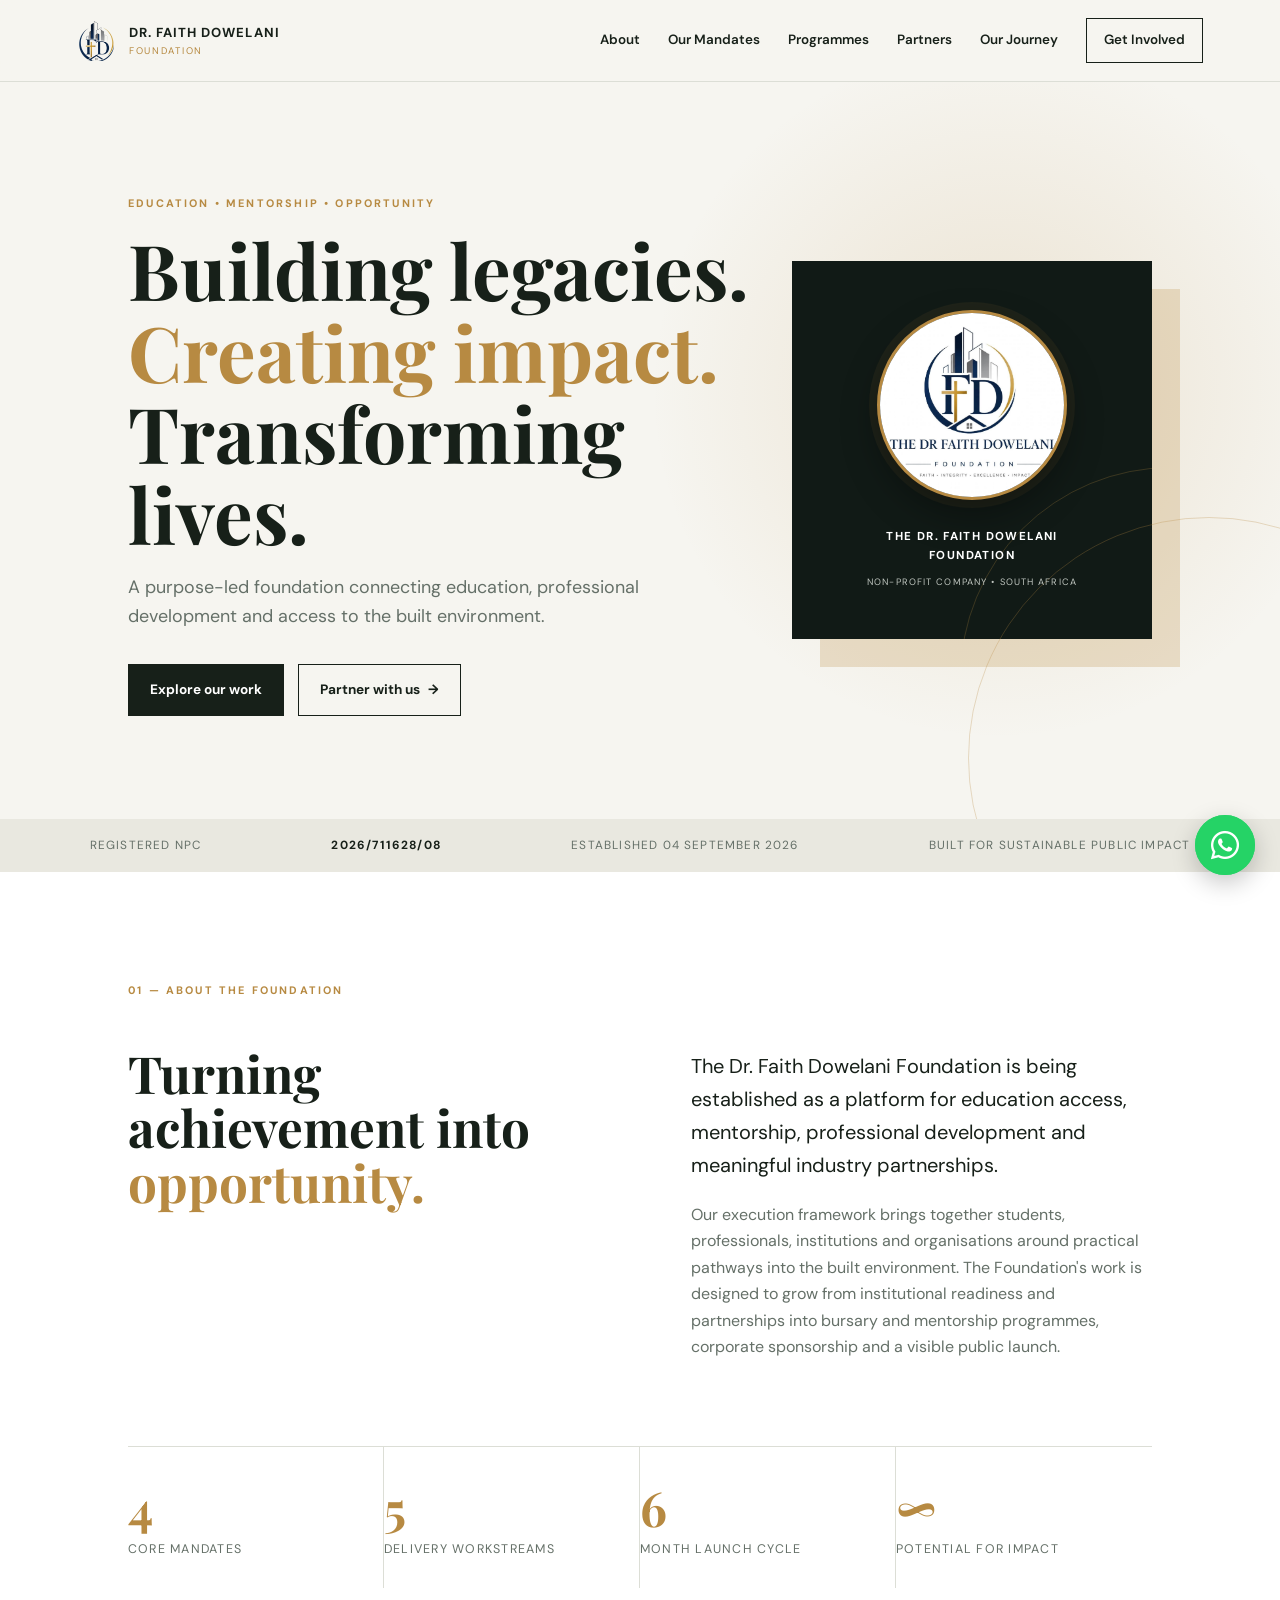
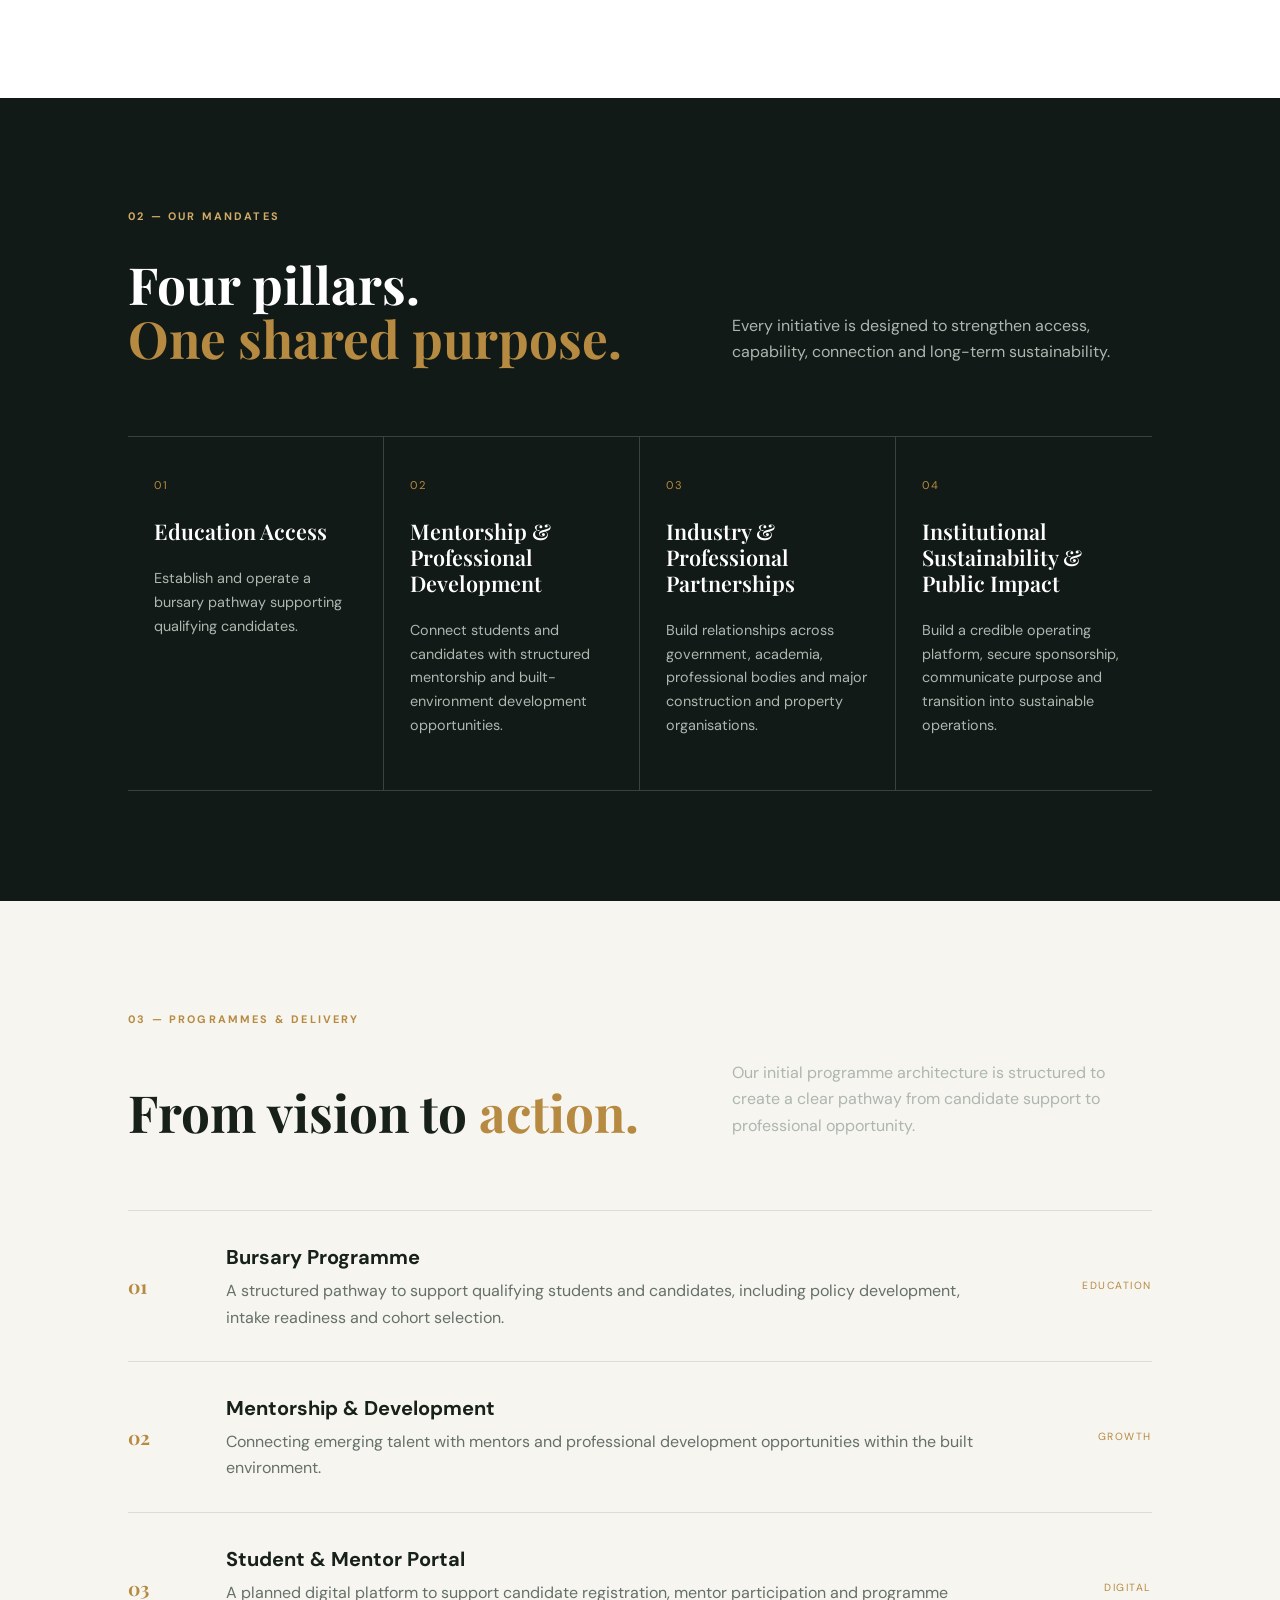
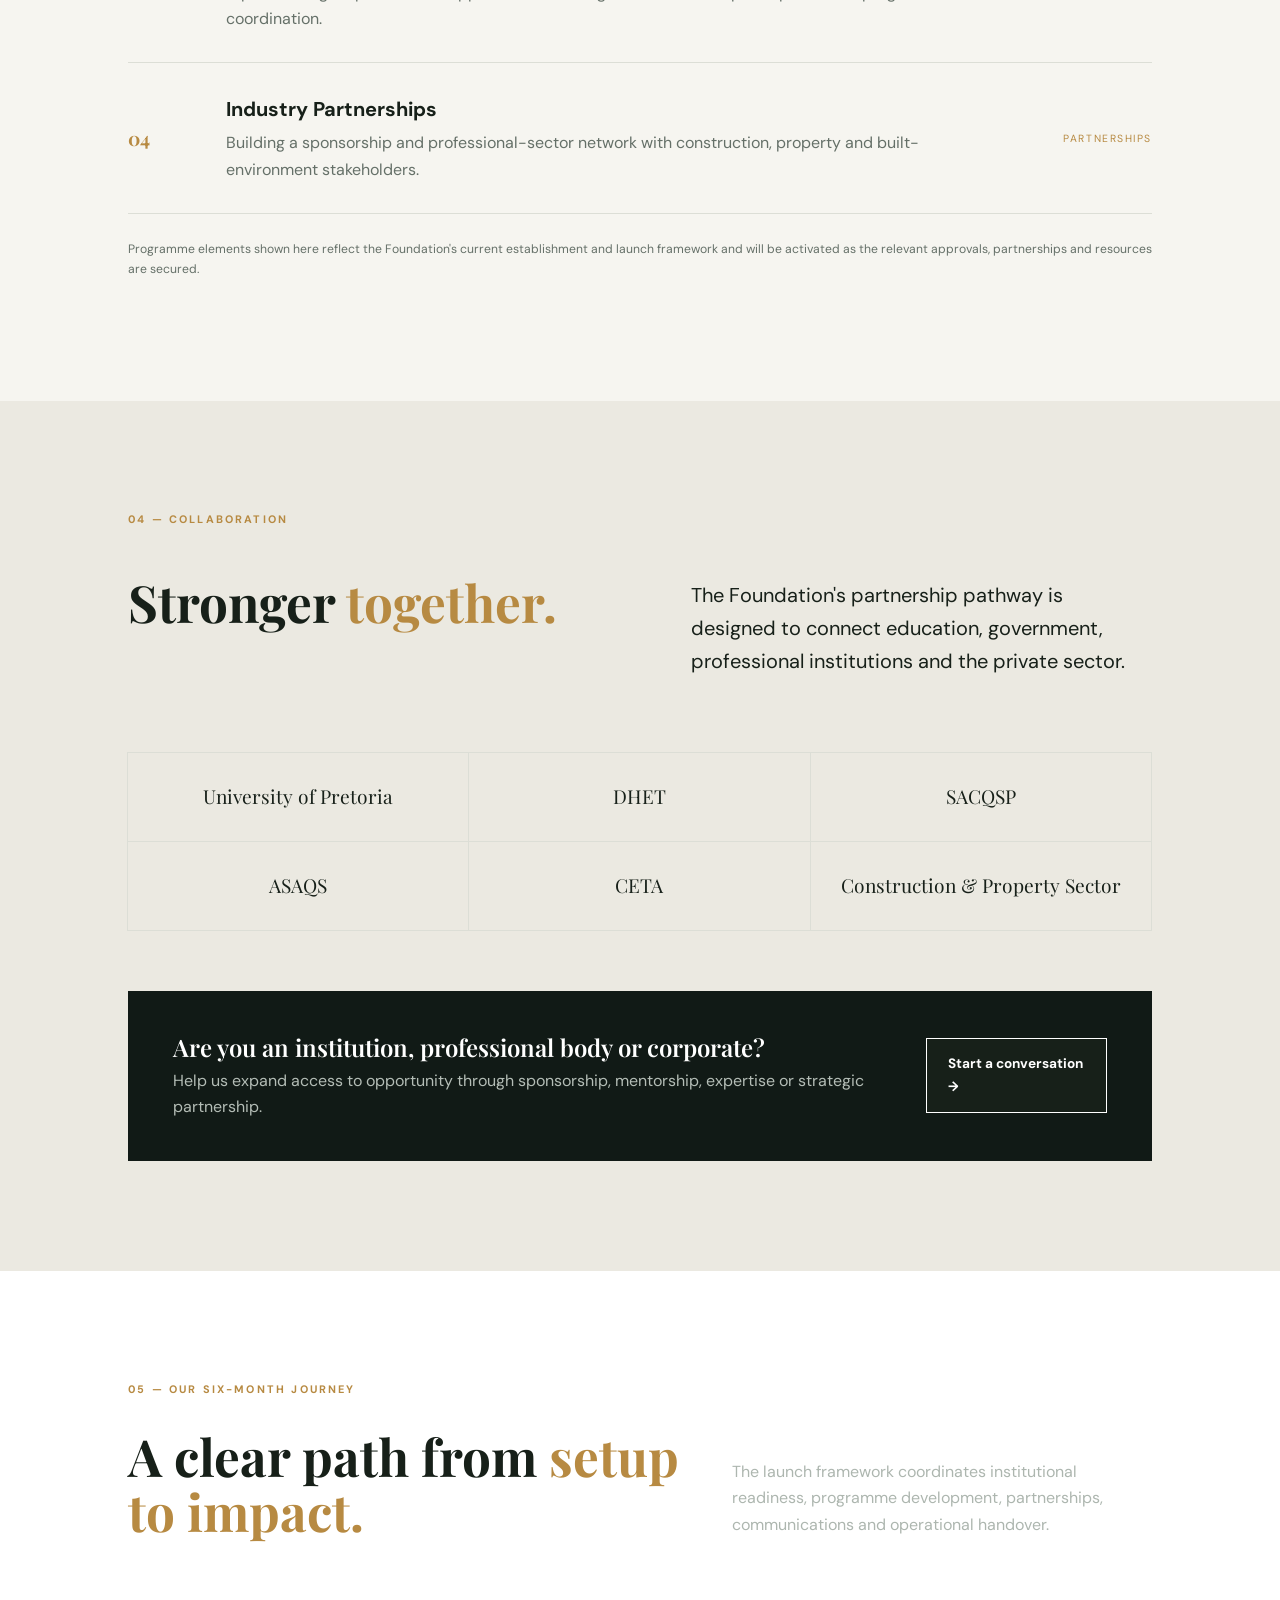
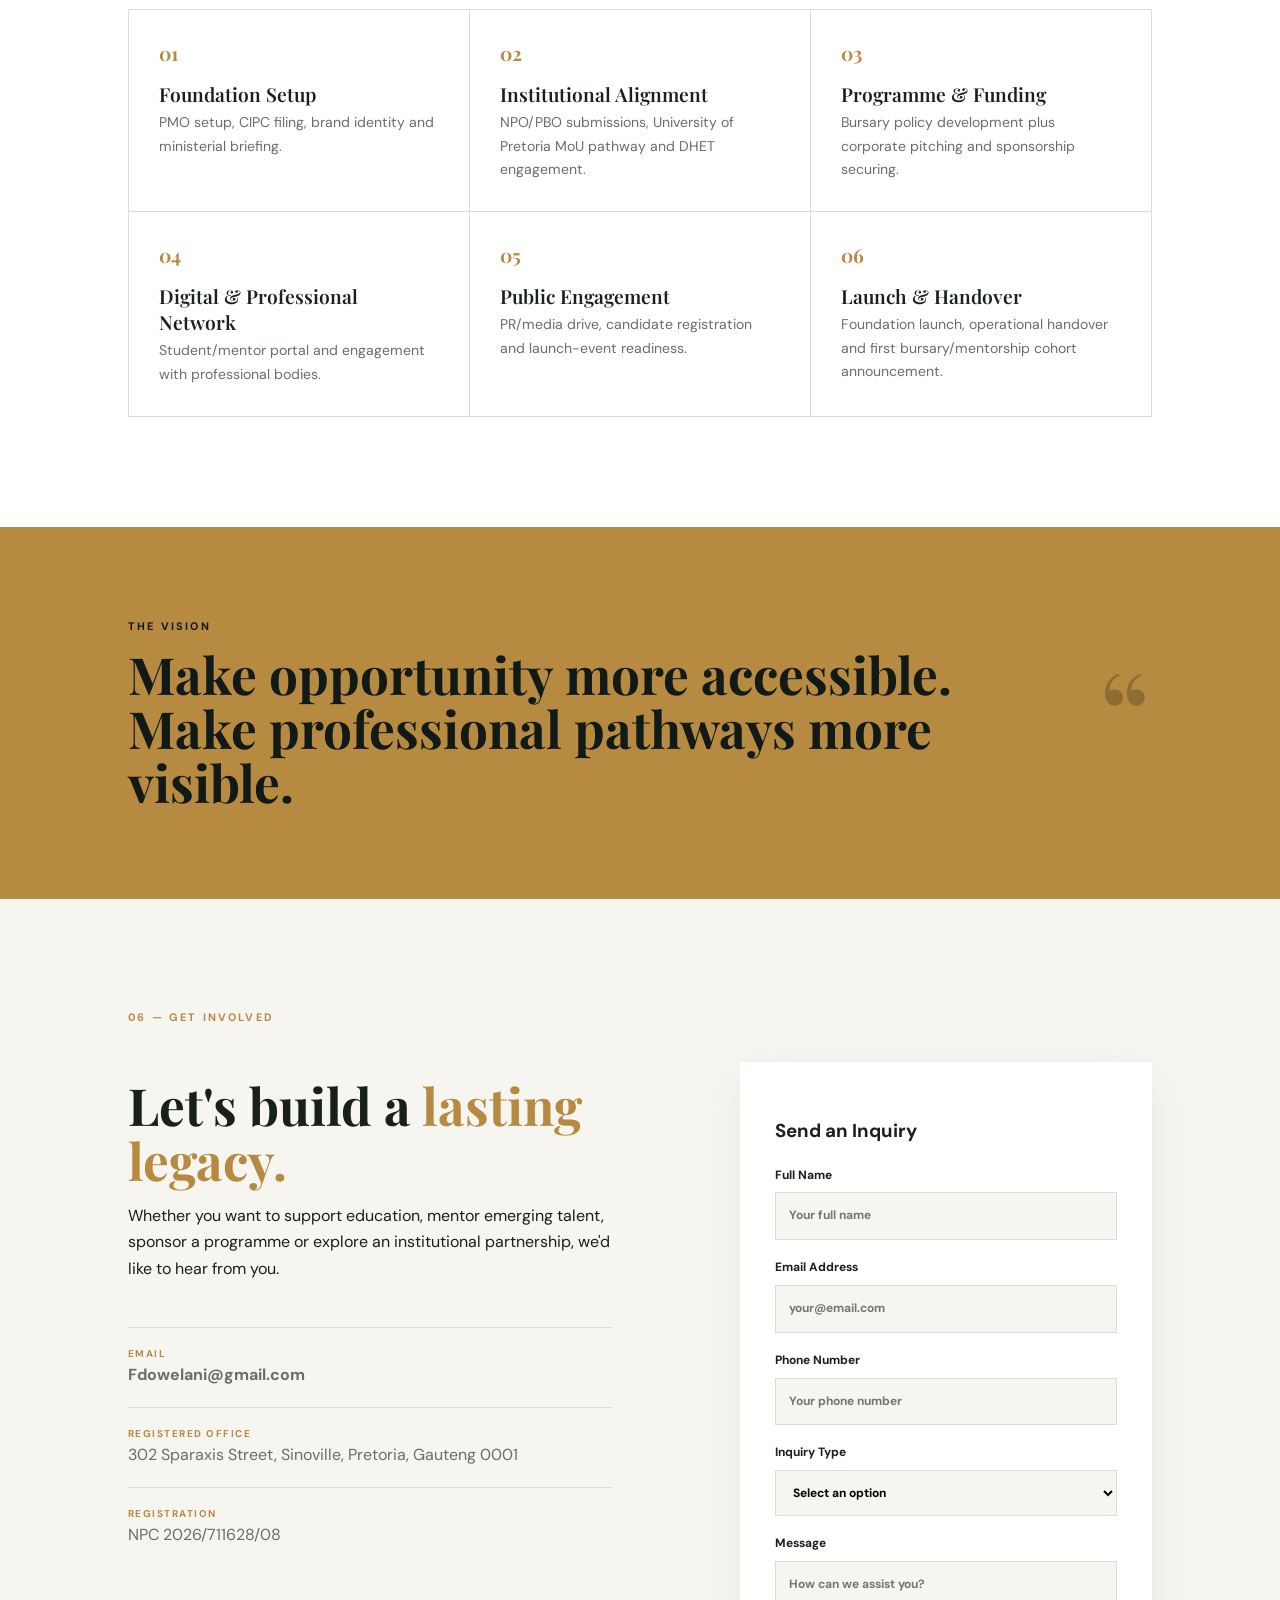
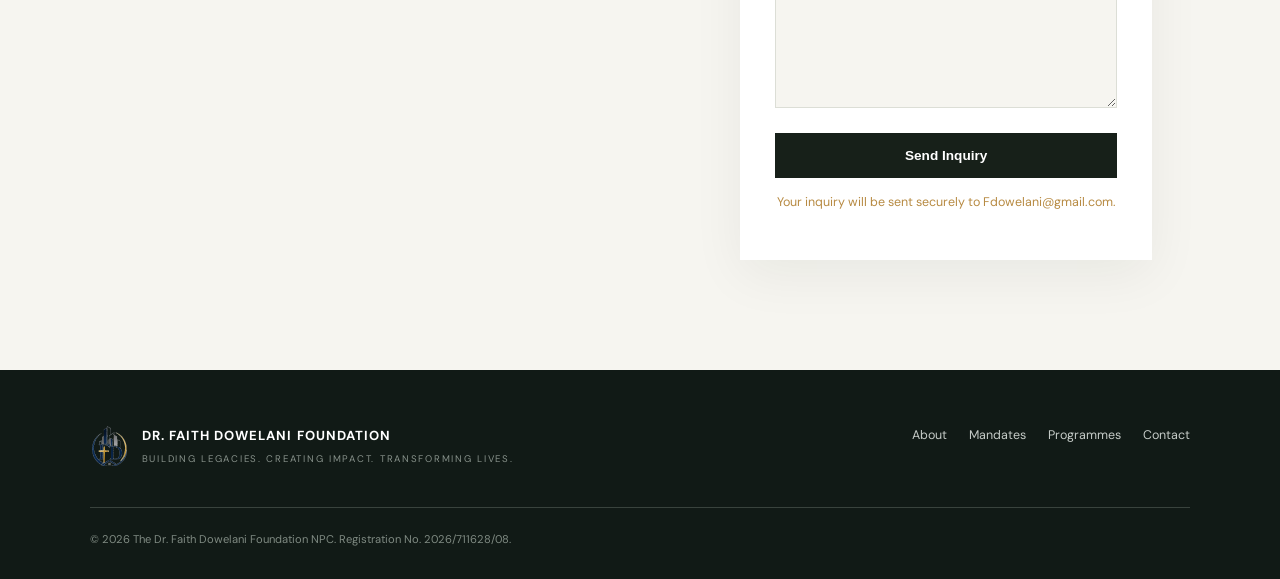
<file: index.html>
<!DOCTYPE html>
<html lang="en">
<head>
  <meta charset="UTF-8">
  <meta name="viewport" content="width=device-width, initial-scale=1.0">
  <meta name="description" content="The Dr. Faith Dowelani Foundation — Building legacies, creating impact, transforming lives through education, mentorship and built-environment partnerships.">
  <title>Dr. Faith Dowelani Foundation | Building Legacies. Creating Impact.</title>
  <link rel="preconnect" href="https://fonts.googleapis.com">
  <link rel="preconnect" href="https://fonts.gstatic.com" crossorigin>
  <link href="https://fonts.googleapis.com/css2?family=DM+Sans:wght@400;500;600;700&family=Playfair+Display:wght@600;700&display=swap" rel="stylesheet">
  <link rel="stylesheet" href="styles.css">
  <link
  rel="stylesheet"
  href="https://cdnjs.cloudflare.com/ajax/libs/font-awesome/6.5.2/css/all.min.css"
>
  <link rel="icon" type="image/png" sizes="32x32" href="assets/favicon-32.png">
  <link rel="icon" type="image/png" sizes="16x16" href="assets/favicon-16.png">
  <link rel="apple-touch-icon" sizes="180x180" href="assets/apple-touch-icon.png">
  
</head>
<body>
  <header class="site-header">
    <a class="brand" href="#home" aria-label="Dr. Faith Dowelani Foundation home">
      <img class="brand-mark" src="assets/logo-icon.png" alt="Dr. Faith Dowelani Foundation emblem">
      <span><strong>Dr. Faith Dowelani</strong><small>FOUNDATION</small></span>
    </a>
    <button class="menu-toggle" aria-label="Open navigation">☰</button>
    <nav class="nav">
      <a href="#about">About</a>
      <a href="#mandates">Our Mandates</a>
      <a href="#programmes">Programmes</a>
      <a href="#partners">Partners</a>
      <a href="#journey">Our Journey</a>
      <a class="nav-cta" href="#contact">Get Involved</a>
    </nav>
  </header>

  <main id="home">
    <section class="hero">
      <div class="hero-content">
        <p class="eyebrow">EDUCATION • MENTORSHIP • OPPORTUNITY</p>
        <h1>Building legacies.<br><em>Creating impact.</em><br>Transforming lives.</h1>
        <p class="hero-copy">A purpose-led foundation connecting education, professional development and access to the built environment.</p>
        <div class="hero-actions">
          <a class="btn btn-primary" href="#programmes">Explore our work</a>
          <a class="btn btn-ghost" href="#contact">Partner with us <span>→</span></a>
        </div>
      </div>
    <div class="hero-card">
  <div class="hero-image">
    <img src="assets/logo-full.png" alt="Dr. Faith Dowelani">
  </div>

  <p>THE DR. FAITH DOWELANI FOUNDATION</p>
  <span>NON-PROFIT COMPANY • SOUTH AFRICA</span>
</div>
    </section>

    <section class="trust-strip">
      <span>Registered NPC</span>
      <b>2026/711628/08</b>
      <span>Established 04 September 2026</span>
      <span>Built for sustainable public impact</span>
    </section>

    <section id="about" class="section about">
      <div class="section-label">01 — ABOUT THE FOUNDATION</div>
      <div class="two-col">
        <div>
          <h2>Turning achievement into <span>opportunity.</span></h2>
        </div>
        <div>
          <p class="lead">The Dr. Faith Dowelani Foundation is being established as a platform for education access, mentorship, professional development and meaningful industry partnerships.</p>
          <p>Our execution framework brings together students, professionals, institutions and organisations around practical pathways into the built environment. The Foundation's work is designed to grow from institutional readiness and partnerships into bursary and mentorship programmes, corporate sponsorship and a visible public launch.</p>
        </div>
      </div>
      <div class="stats">
        <div><strong>4</strong><span>Core mandates</span></div>
        <div><strong>5</strong><span>Delivery workstreams</span></div>
        <div><strong>6</strong><span>Month launch cycle</span></div>
        <div><strong>∞</strong><span>Potential for impact</span></div>
      </div>
    </section>

    <section id="mandates" class="section dark">
      <div class="section-label">02 — OUR MANDATES</div>
      <div class="section-heading">
        <h2>Four pillars.<br><span>One shared purpose.</span></h2>
        <p>Every initiative is designed to strengthen access, capability, connection and long-term sustainability.</p>
      </div>
      <div class="mandate-grid">
        <article><span class="number">01</span><h3>Education Access</h3><p>Establish and operate a bursary pathway supporting qualifying candidates.</p></article>
        <article><span class="number">02</span><h3>Mentorship & Professional Development</h3><p>Connect students and candidates with structured mentorship and built-environment development opportunities.</p></article>
        <article><span class="number">03</span><h3>Industry & Professional Partnerships</h3><p>Build relationships across government, academia, professional bodies and major construction and property organisations.</p></article>
        <article><span class="number">04</span><h3>Institutional Sustainability & Public Impact</h3><p>Build a credible operating platform, secure sponsorship, communicate purpose and transition into sustainable operations.</p></article>
      </div>
    </section>

    <section id="programmes" class="section">
      <div class="section-label">03 — PROGRAMMES & DELIVERY</div>
      <div class="section-heading">
        <h2>From vision to <span>action.</span></h2>
        <p>Our initial programme architecture is structured to create a clear pathway from candidate support to professional opportunity.</p>
      </div>
      <div class="programme-list">
        <article class="programme">
          <div class="programme-icon">01</div>
          <div><h3>Bursary Programme</h3><p>A structured pathway to support qualifying students and candidates, including policy development, intake readiness and cohort selection.</p></div>
          <span>Education</span>
        </article>
        <article class="programme">
          <div class="programme-icon">02</div>
          <div><h3>Mentorship & Development</h3><p>Connecting emerging talent with mentors and professional development opportunities within the built environment.</p></div>
          <span>Growth</span>
        </article>
        <article class="programme">
          <div class="programme-icon">03</div>
          <div><h3>Student & Mentor Portal</h3><p>A planned digital platform to support candidate registration, mentor participation and programme coordination.</p></div>
          <span>Digital</span>
        </article>
        <article class="programme">
          <div class="programme-icon">04</div>
          <div><h3>Industry Partnerships</h3><p>Building a sponsorship and professional-sector network with construction, property and built-environment stakeholders.</p></div>
          <span>Partnerships</span>
        </article>
      </div>
      <p class="note">Programme elements shown here reflect the Foundation's current establishment and launch framework and will be activated as the relevant approvals, partnerships and resources are secured.</p>
    </section>

    <section id="partners" class="section partners">
      <div class="section-label">04 — COLLABORATION</div>
      <div class="two-col">
        <div><h2>Stronger <span>together.</span></h2></div>
        <div><p class="lead">The Foundation's partnership pathway is designed to connect education, government, professional institutions and the private sector.</p></div>
      </div>
      <div class="partner-grid">
        <div>University of Pretoria</div>
        <div>DHET</div>
        <div>SACQSP</div>
        <div>ASAQS</div>
        <div>CETA</div>
        <div>Construction & Property Sector</div>
      </div>
      <div class="partner-cta">
        <div><h3>Are you an institution, professional body or corporate?</h3><p>Help us expand access to opportunity through sponsorship, mentorship, expertise or strategic partnership.</p></div>
        <a class="btn btn-primary" href="#contact">Start a conversation →</a>
      </div>
    </section>

    <section id="journey" class="section journey">
      <div class="section-label">05 — OUR SIX-MONTH JOURNEY</div>
      <div class="section-heading">
        <h2>A clear path from <span>setup to impact.</span></h2>
        <p>The launch framework coordinates institutional readiness, programme development, partnerships, communications and operational handover.</p>
      </div>
      <div class="timeline">
        <div><b>01</b><h3>Foundation Setup</h3><p>PMO setup, CIPC filing, brand identity and ministerial briefing.</p></div>
        <div><b>02</b><h3>Institutional Alignment</h3><p>NPO/PBO submissions, University of Pretoria MoU pathway and DHET engagement.</p></div>
        <div><b>03</b><h3>Programme & Funding</h3><p>Bursary policy development plus corporate pitching and sponsorship securing.</p></div>
        <div><b>04</b><h3>Digital & Professional Network</h3><p>Student/mentor portal and engagement with professional bodies.</p></div>
        <div><b>05</b><h3>Public Engagement</h3><p>PR/media drive, candidate registration and launch-event readiness.</p></div>
        <div><b>06</b><h3>Launch & Handover</h3><p>Foundation launch, operational handover and first bursary/mentorship cohort announcement.</p></div>
      </div>
    </section>
    <!-- Floating WhatsApp Button -->
<a
  href="https://wa.me/27732699160"
  class="whatsapp-float"
  target="_blank"
  rel="noopener noreferrer"
  aria-label="Chat with us on WhatsApp"
>
  <i class="fa-brands fa-whatsapp"></i>
</a>

    <section class="impact-banner">
      <div><p class="eyebrow">THE VISION</p><h2>Make opportunity more accessible.<br>Make professional pathways more visible.</h2></div>
      <div class="quote-mark">“</div>
    </section>
    
    <section id="contact" class="section contact">
      <div class="section-label">06 — GET INVOLVED</div>
      <div class="contact-grid">
        <div>
          <h2>Let's build a <span>lasting legacy.</span></h2>
          <p>Whether you want to support education, mentor emerging talent, sponsor a programme or explore an institutional partnership, we'd like to hear from you.</p>
          <div class="contact-details">
            <p><small>EMAIL</small><a href="mailto:Fdowelani@gmail.com">Fdowelani@gmail.com</a></p>
          
            <p><small>REGISTERED OFFICE</small>302 Sparaxis Street, Sinoville, Pretoria, Gauteng 0001</p>
            <p><small>REGISTRATION</small>NPC 2026/711628/08</p>
          </div>
        </div>
        <form
  class="contact-form"
  action="https://formspree.io/f/mjykwljb"
  method="POST"
>
  <h3>Send an Inquiry</h3>

  <label>
    Full Name
    <input
      type="text"
      name="name"
      placeholder="Your full name"
      required
    >
  </label>

  <label>
    Email Address
    <input
      type="email"
      name="email"
      placeholder="your@email.com"
      required
    >
  </label>

  <label>
    Phone Number
    <input
      type="tel"
      name="phone"
      placeholder="Your phone number"
    >
  </label>

  <label>
    Inquiry Type
    <select name="inquiry_type" required>
      <option value="">Select an option</option>
      <option value="General Inquiry">General Inquiry</option>
      <option value="Bursary Programme">Bursary Programme</option>
      <option value="Mentorship">Mentorship</option>
      <option value="Partnership">Partnership</option>
      <option value="Sponsorship">Sponsorship</option>
      <option value="Volunteer">Volunteer</option>
      <option value="Other">Other</option>
    </select>
  </label>

  <label>
    Message
    <textarea
      name="message"
      rows="6"
      placeholder="How can we assist you?"
      required
    ></textarea>
  </label>

  <input
    type="hidden"
    name="_subject"
    value="New Inquiry — Dr. Faith Dowelani Foundation"
  >

  <button type="submit" class="btn btn-primary">
    Send Inquiry
  </button>

  <p class="form-note">
    Your inquiry will be sent securely to Fdowelani@gmail.com.
  </p>
</form>
      </div>
    </section>
  </main>

  <footer>
    <div class="footer-brand"><img class="brand-mark" src="assets/logo-icon.png" alt="Dr. Faith Dowelani Foundation emblem"><div><strong>Dr. Faith Dowelani Foundation</strong><small>BUILDING LEGACIES. CREATING IMPACT. TRANSFORMING LIVES.</small></div></div>
    <div class="footer-links"><a href="#about">About</a><a href="#mandates">Mandates</a><a href="#programmes">Programmes</a><a href="#contact">Contact</a></div>
    <p>© 2026 The Dr. Faith Dowelani Foundation NPC. Registration No. 2026/711628/08.</p>
  </footer>
  <script src="script.js"></script>
</body>
</html>
</file>
<file: styles.css>
:root {
  --ink: #172019;
  --muted: #657068;
  --paper: #f6f5f0;
  --white: #fff;
  --gold: #b78a42;
  --deep: #111a16;
  --line: #dcded6;

  --serif: "Playfair Display", Georgia, serif;
  --sans: "DM Sans", Arial, sans-serif;
}

/* =========================
   RESET & BASE
========================= */

* {
  box-sizing: border-box;
}

html {
  scroll-behavior: smooth;
}

body {
  margin: 0;
  color: var(--ink);
  background: var(--paper);
  font-family: var(--sans);
  line-height: 1.65;
}

a {
  color: inherit;
  text-decoration: none;
}

img {
  max-width: 100%;
}

#home,
section[id] {
  scroll-margin-top: 82px;
}

/* =========================
   BRAND
========================= */

img.brand-mark {
  width: 40px;
  height: 40px;
  object-fit: contain;
  border: 0;
  background: none;
}

.brand,
.footer-brand {
  display: flex;
  align-items: center;
  gap: 12px;
}

.brand strong,
.footer-brand strong {
  display: block;
  font-size: 0.82rem;
  letter-spacing: 0.08em;
  text-transform: uppercase;
}

.brand small,
.footer-brand small {
  display: block;
  color: var(--gold);
  font-size: 0.6rem;
  letter-spacing: 0.18em;
}

.brand-mark {
  display: grid;
  place-items: center;
  width: 40px;
  height: 40px;
  border: 1.5px solid var(--gold);
  color: var(--gold);
  font-family: var(--serif);
  font-weight: 700;
}

/* =========================
   HEADER
========================= */

.site-header {
  height: 82px;
  display: flex;
  align-items: center;
  justify-content: space-between;
  padding: 0 6vw;
  background: rgba(246, 245, 240, 0.94);
  backdrop-filter: blur(12px);
  position: sticky;
  top: 0;
  z-index: 20;
  border-bottom: 1px solid var(--line);
}

.nav {
  display: flex;
  align-items: center;
  gap: 28px;
  font-size: 0.84rem;
  font-weight: 600;
}

.nav a {
  transition: 0.2s;
}

.nav a:hover {
  color: var(--gold);
}

.nav-cta {
  padding: 10px 17px;
  border: 1px solid var(--ink);
}

.menu-toggle {
  display: none;
  background: none;
  border: 0;
  font-size: 1.6rem;
  cursor: pointer;
}

/* =========================
   HERO
========================= */

.hero {
  min-height: 690px;
  display: grid;
  grid-template-columns: 1.25fr 0.75fr;
  align-items: center;
  padding: 8vw 10vw;
  position: relative;
  overflow: hidden;

  background:
    radial-gradient(
      circle at 78% 42%,
      rgba(183, 138, 66, 0.18),
      transparent 32%
    ),
    var(--paper);
}

.hero:after {
  content: "";
  position: absolute;
  width: 480px;
  height: 480px;
  border: 1px solid rgba(183, 138, 66, 0.28);
  border-radius: 50%;
  right: -170px;
  bottom: -180px;
}

.hero-content {
  position: relative;
  z-index: 1;
  max-width: 760px;
}

.eyebrow,
.section-label {
  font-size: 0.68rem;
  font-weight: 700;
  letter-spacing: 0.2em;
  color: var(--gold);
}

h1,
h2 {
  font-family: var(--serif);
  line-height: 1.06;
  margin: 16px 0;
}

h1 {
  font-size: clamp(3.2rem, 6vw, 6.5rem);
  font-weight: 700;
}

h2 {
  font-size: clamp(2.3rem, 4vw, 4.2rem);
}

h2 span,
h1 em {
  color: var(--gold);
  font-style: normal;
}

.hero-copy {
  font-size: 1.12rem;
  color: var(--muted);
  max-width: 610px;
}

.hero-actions {
  display: flex;
  gap: 14px;
  margin-top: 32px;
}

/* =========================
   BUTTONS
========================= */

.btn {
  display: inline-flex;
  align-items: center;
  justify-content: center;
  gap: 8px;
  padding: 14px 21px;
  border: 1px solid var(--ink);
  font-weight: 700;
  font-size: 0.85rem;
  cursor: pointer;
  transition: 0.25s ease;
}

.btn-primary {
  background: var(--ink);
  color: var(--white);
}

.btn-primary:hover {
  background: var(--gold);
  border-color: var(--gold);
}

.btn-ghost {
  background: transparent;
}

.btn-ghost:hover {
  background: var(--ink);
  color: var(--white);
}

/* =========================
   HERO CARD
========================= */

.hero-card {
  justify-self: end;
  width: min(360px, 100%);
  aspect-ratio: 1 / 1.05;

  background: var(--deep);
  color: #fff;

  display: flex;
  flex-direction: column;
  align-items: center;
  justify-content: center;

  text-align: center;

  padding: 40px 30px;

  position: relative;
  overflow: hidden;

  box-shadow: 28px 28px 0 rgba(183, 138, 66, 0.24);
}

/* Decorative circle */

.hero-card::before {
  content: "";
  position: absolute;
  width: 420px;
  height: 420px;
  border: 1px solid rgba(183, 138, 66, 0.25);
  border-radius: 50%;
  right: -230px;
  bottom: -250px;
  pointer-events: none;
}

/* =========================
   HERO IMAGE
========================= */

.hero-image {
  width: 190px;
  height: 190px;

  border-radius: 50%;
  overflow: hidden;

  border: 3px solid var(--gold);

  margin-bottom: 27px;

  position: relative;
  z-index: 2;

  background: #1a241f;

  box-shadow:
    0 15px 35px rgba(0, 0, 0, 0.35),
    0 0 0 8px rgba(183, 138, 66, 0.08);
}

.hero-image img {
  width: 100%;
  height: 100%;

  display: block;

  object-fit: cover;
  object-position: center;

  transition: transform 0.4s ease;
}

.hero-card:hover .hero-image img {
  transform: scale(1.04);
}

/* =========================
   OLD SEAL SUPPORT
========================= */

img.seal {
  width: 130px;
  height: 130px;
  object-fit: contain;
  margin-bottom: 30px;
  border: 0;
  border-radius: 0;
  background: none;
}

.seal {
  width: 130px;
  height: 130px;
  border: 1px solid var(--gold);
  border-radius: 50%;

  display: grid;
  place-items: center;

  font: 700 3.4rem var(--serif);
  color: var(--gold);

  margin-bottom: 30px;
}

/* =========================
   HERO CARD TEXT
========================= */

.hero-card p {
  max-width: 250px;

  margin: 0 0 10px;

  letter-spacing: 0.12em;
  font-size: 0.72rem;
  font-weight: 700;

  position: relative;
  z-index: 2;
}

.hero-card span {
  font-size: 0.58rem;
  color: #bfc5bf;
  letter-spacing: 0.12em;

  position: relative;
  z-index: 2;
}

/* =========================
   TRUST STRIP
========================= */

.trust-strip {
  padding: 17px 7vw;

  display: flex;
  justify-content: space-between;
  gap: 20px;
  flex-wrap: wrap;

  background: #e9e8e0;

  font-size: 0.74rem;
  text-transform: uppercase;
  letter-spacing: 0.1em;

  color: var(--muted);
}

.trust-strip b {
  color: var(--ink);
}

/* =========================
   GENERAL SECTIONS
========================= */

.section {
  padding: 110px 10vw;
}

.about {
  background: var(--white);
}

.two-col {
  display: grid;
  grid-template-columns: 1fr 1fr;
  gap: 8vw;
  margin-top: 30px;
}

.lead {
  font-size: 1.25rem;
  color: var(--ink);
}

.two-col p:not(.lead) {
  color: var(--muted);
}

/* =========================
   STATS
========================= */

.stats {
  display: grid;
  grid-template-columns: repeat(4, 1fr);

  margin-top: 70px;

  border-top: 1px solid var(--line);
}

.stats div {
  padding: 28px 0;

  border-right: 1px solid var(--line);

  display: flex;
  flex-direction: column;
}

.stats div:last-child {
  border: 0;
}

.stats strong {
  font: 700 3rem var(--serif);
  color: var(--gold);
}

.stats span {
  font-size: 0.78rem;
  text-transform: uppercase;
  letter-spacing: 0.1em;
  color: var(--muted);
}

/* =========================
   DARK SECTIONS
========================= */

.dark {
  background: var(--deep);
  color: #fff;
}

.dark .section-label {
  color: #d2aa68;
}

.section-heading {
  display: flex;
  justify-content: space-between;
  gap: 50px;
  align-items: end;

  margin: 15px 0 55px;
}

.section-heading p {
  max-width: 420px;
  color: #adb6af;
}

/* =========================
   MANDATES
========================= */

.mandate-grid {
  display: grid;
  grid-template-columns: repeat(4, 1fr);

  border-top: 1px solid #39433d;
  border-bottom: 1px solid #39433d;
}

.mandate-grid article {
  padding: 34px 26px 38px;
  border-right: 1px solid #39433d;
}

.mandate-grid article:last-child {
  border: 0;
}

.number {
  font-size: 0.7rem;
  color: var(--gold);
  letter-spacing: 0.15em;
}

.mandate-grid h3 {
  font: 600 1.35rem var(--serif);
  line-height: 1.2;
}

.mandate-grid p {
  color: #aeb7b0;
  font-size: 0.9rem;
}

/* =========================
   PROGRAMMES
========================= */

.programme-list {
  border-top: 1px solid var(--line);
}

.programme {
  display: grid;
  grid-template-columns: 70px 1fr 120px;

  gap: 28px;
  align-items: center;

  padding: 30px 0;

  border-bottom: 1px solid var(--line);
}

.programme-icon {
  font: 700 1.2rem var(--serif);
  color: var(--gold);
}

.programme h3 {
  margin: 0 0 4px;
  font-size: 1.25rem;
}

.programme p {
  margin: 0;
  color: var(--muted);
  max-width: 750px;
}

.programme > span {
  justify-self: end;

  font-size: 0.65rem;
  text-transform: uppercase;
  letter-spacing: 0.15em;

  color: var(--gold);
}

.note {
  font-size: 0.76rem;
  color: var(--muted);
  margin-top: 25px;
}
/* =========================
   FLOATING WHATSAPP BUTTON
========================= */

.whatsapp-float {
  position: fixed;
  right: 25px;
  bottom: 25px;

  width: 60px;
  height: 60px;

  display: flex;
  align-items: center;
  justify-content: center;

  background: #25d366;
  color: #ffffff;

  border-radius: 50%;

  text-decoration: none;

  z-index: 9999;

  box-shadow: 0 8px 25px rgba(0, 0, 0, 0.22);

  transition: all 0.3s ease;
}

.whatsapp-float i {
  font-size: 32px;
}

.whatsapp-float:hover {
  transform: translateY(-5px) scale(1.05);

  box-shadow:
    0 12px 30px rgba(0, 0, 0, 0.25),
    0 0 0 6px rgba(37, 211, 102, 0.15);
}

/* Small pulse around the button */

.whatsapp-float::before {
  content: "";

  position: absolute;

  width: 100%;
  height: 100%;

  border-radius: 50%;

  border: 2px solid #25d366;

  animation: whatsapp-pulse 2s infinite;

  box-sizing: border-box;
}

@keyframes whatsapp-pulse {
  0% {
    transform: scale(1);
    opacity: 0.7;
  }

  70% {
    transform: scale(1.35);
    opacity: 0;
  }

  100% {
    transform: scale(1.35);
    opacity: 0;
  }
}

/* Mobile */

@media (max-width: 700px) {
  .whatsapp-float {
    width: 55px;
    height: 55px;

    right: 18px;
    bottom: 18px;
  }

  .whatsapp-float i {
    font-size: 29px;
  }
}
/* =========================
   PARTNERS
========================= */

.partners {
  background: #ebe9e1;
}

.partner-grid {
  display: grid;
  grid-template-columns: repeat(3, 1fr);

  margin-top: 55px;
}

.partner-grid div {
  padding: 28px 20px;

  border: 1px solid var(--line);

  margin: -1px 0 0 -1px;

  text-align: center;

  font-family: var(--serif);
  font-size: 1.2rem;
}

.partner-cta {
  margin-top: 60px;

  background: var(--deep);
  color: #fff;

  padding: 40px 45px;

  display: flex;
  justify-content: space-between;
  align-items: center;

  gap: 30px;
}

.partner-cta h3 {
  font: 600 1.5rem var(--serif);
  margin: 0;
}

.partner-cta p {
  color: #b4bdb6;
  margin: 5px 0 0;
}

.partner-cta .btn {
  color: #fff;
  border-color: #fff;
}

.partner-cta .btn:hover {
  background: #fff;
  color: var(--deep);
}

/* =========================
   JOURNEY / TIMELINE
========================= */

.journey {
  background: var(--white);
}

.timeline {
  display: grid;
  grid-template-columns: repeat(3, 1fr);

  gap: 0;

  border-left: 1px solid var(--line);
  border-top: 1px solid var(--line);
}

.timeline > div {
  padding: 30px;

  border-right: 1px solid var(--line);
  border-bottom: 1px solid var(--line);

  min-height: 190px;
}

.timeline b {
  color: var(--gold);
  font: 700 1.2rem var(--serif);
}

.timeline h3 {
  font: 600 1.2rem var(--serif);
  margin: 12px 0 4px;
}

.timeline p {
  color: var(--muted);
  font-size: 0.88rem;
  margin: 0;
}

/* =========================
   IMPACT BANNER
========================= */

.impact-banner {
  background: var(--gold);
  color: var(--deep);

  padding: 80px 10vw;

  display: flex;
  justify-content: space-between;
  align-items: center;
}

.impact-banner h2 {
  font-size: clamp(2rem, 4vw, 4rem);
  margin: 10px 0;
}

.impact-banner .eyebrow {
  color: var(--deep);
}

.quote-mark {
  font: 8rem var(--serif);
  line-height: 0.5;
  opacity: 0.25;
}

/* =========================
   CONTACT
========================= */

.contact {
  background: var(--paper);
}

.contact-grid {
  display: grid;
  grid-template-columns: 1fr 0.85fr;

  gap: 10vw;

  margin-top: 35px;
}

.contact-details {
  margin-top: 45px;
}

.contact-details p {
  padding: 18px 0;

  border-top: 1px solid var(--line);

  margin: 0;

  color: var(--muted);
}

.contact-details small {
  display: block;

  font-size: 0.62rem;
  letter-spacing: 0.15em;

  color: var(--gold);

  font-weight: 700;
}

.contact-details a {
  font-weight: 700;
}

/* =========================
   CONTACT FORM
========================= */

.contact-form {
  background: #fff;

  padding: 35px;

  box-shadow: 0 15px 50px rgba(23, 32, 25, 0.06);
}

.contact-form label {
  display: block;

  font-size: 0.75rem;
  font-weight: 700;

  margin-bottom: 18px;
}

.contact-form input,
.contact-form textarea,
.contact-form select {
  width: 100%;

  margin-top: 7px;

  border: 1px solid var(--line);

  background: var(--paper);

  padding: 13px;

  font: inherit;

  outline: none;
}

.contact-form textarea {
  min-height: 140px;
  resize: vertical;
}

.contact-form input:focus,
.contact-form textarea:focus,
.contact-form select:focus {
  border-color: var(--gold);
}

.contact-form .btn {
  width: 100%;
}
/* =========================
   FORM SUCCESS / ERROR
========================= */

.form-success {
  margin-top: 18px;
  padding: 14px 16px;

  background: rgba(183, 138, 66, 0.12);
  border-left: 3px solid var(--gold);

  color: var(--ink);

  font-size: 0.8rem;
  line-height: 1.5;
}

.form-error {
  margin-top: 18px;
  padding: 14px 16px;

  background: #f8e9e9;
  border-left: 3px solid #a33;

  color: #7b2222;

  font-size: 0.8rem;
  line-height: 1.5;
}

.contact-form button:disabled {
  opacity: 0.65;
  cursor: not-allowed;
}
/* =========================
   FORM NOTE
========================= */

.form-note {
  margin-top: 14px;

  font-size: 0.78rem;

  color: var(--gold);

  text-align: center;
}

/* =========================
   FOOTER
========================= */

footer {
  background: var(--deep);
  color: #fff;

  padding: 55px 7vw 30px;

  display: grid;
  grid-template-columns: 1fr auto;

  gap: 30px;
  align-items: start;
}

.footer-brand small {
  color: #87918a;
  margin-top: 5px;
}

.footer-links {
  display: flex;
  gap: 22px;

  font-size: 0.78rem;
  color: #c6ccc8;
}

.footer-links a:hover {
  color: var(--gold);
}

footer > p {
  grid-column: 1 / -1;

  border-top: 1px solid #39433d;

  padding-top: 22px;

  color: #7f8a82;

  font-size: 0.7rem;

  margin: 10px 0 0;
}

/* =========================
   TABLET
========================= */

@media (max-width: 900px) {

  .nav {
    gap: 14px;
  }

  .hero {
    grid-template-columns: 1fr;
    padding: 80px 7vw;
  }

  .hero-card {
    justify-self: start;
    margin-top: 55px;
  }

  .section {
    padding: 80px 7vw;
  }

  .mandate-grid {
    grid-template-columns: 1fr 1fr;
  }

  .mandate-grid article:nth-child(2) {
    border-right: 0;
  }

  .mandate-grid article:nth-child(-n + 2) {
    border-bottom: 1px solid #39433d;
  }

  .two-col,
  .contact-grid {
    grid-template-columns: 1fr;
    gap: 35px;
  }

  .timeline {
    grid-template-columns: 1fr 1fr;
  }

  .partner-grid {
    grid-template-columns: 1fr 1fr;
  }

  .stats {
    grid-template-columns: 1fr 1fr;
  }

  .stats div:nth-child(2) {
    border-right: 0;
  }

  .stats div:nth-child(-n + 2) {
    border-bottom: 1px solid var(--line);
  }
}

/* =========================
   MOBILE
========================= */

@media (max-width: 700px) {

  .site-header {
    padding: 0 5vw;
  }

  .menu-toggle {
    display: block;
  }

  .nav {
    display: none;

    position: absolute;

    top: 82px;
    left: 0;
    right: 0;

    background: var(--paper);

    padding: 20px 5vw;

    border-bottom: 1px solid var(--line);

    flex-direction: column;
    align-items: flex-start;
  }

  .nav.open {
    display: flex;
  }

  .hero {
    min-height: auto;
  }

  .hero h1 {
    font-size: 3.25rem;
  }

  .hero-card {
    width: 280px;
    aspect-ratio: 1 / 1.08;
  }

  .hero-image {
    width: 155px;
    height: 155px;
    margin-bottom: 22px;
  }

  .hero-card p {
    font-size: 0.65rem;
    max-width: 210px;
  }

  .hero-card span {
    font-size: 0.5rem;
  }

  .trust-strip {
    padding: 16px 5vw;
  }

  .section {
    padding: 65px 5vw;
  }

  .section-heading {
    display: block;
  }

  .mandate-grid,
  .timeline,
  .partner-grid {
    grid-template-columns: 1fr;
  }

  .mandate-grid article,
  .mandate-grid article:nth-child(2) {
    border-right: 0;
    border-bottom: 1px solid #39433d;
  }

  .mandate-grid article:last-child {
    border-bottom: 0;
  }

  .programme {
    grid-template-columns: 50px 1fr;
  }

  .programme > span {
    grid-column: 2;
    justify-self: start;
  }

  .partner-cta {
    display: block;
    padding: 30px;
  }

  .partner-cta .btn {
    margin-top: 20px;
  }

  .impact-banner {
    padding: 60px 5vw;
  }

  .quote-mark {
    display: none;
  }

  footer {
    grid-template-columns: 1fr;
  }

  .footer-links {
    flex-wrap: wrap;
  }

  footer > p {
    grid-column: 1;
  }
}

/* =========================
   SMALL MOBILE
========================= */

@media (max-width: 400px) {

  .hero {
    padding-left: 5vw;
    padding-right: 5vw;
  }

  .hero h1 {
    font-size: 2.8rem;
  }

  .hero-card {
    width: 100%;
    max-width: 280px;
  }

  .hero-image {
    width: 140px;
    height: 140px;
  }

  .hero-actions {
    flex-direction: column;
  }

  .btn {
    width: 100%;
  }

  .stats strong {
    font-size: 2.3rem;
  }
}
</file>
